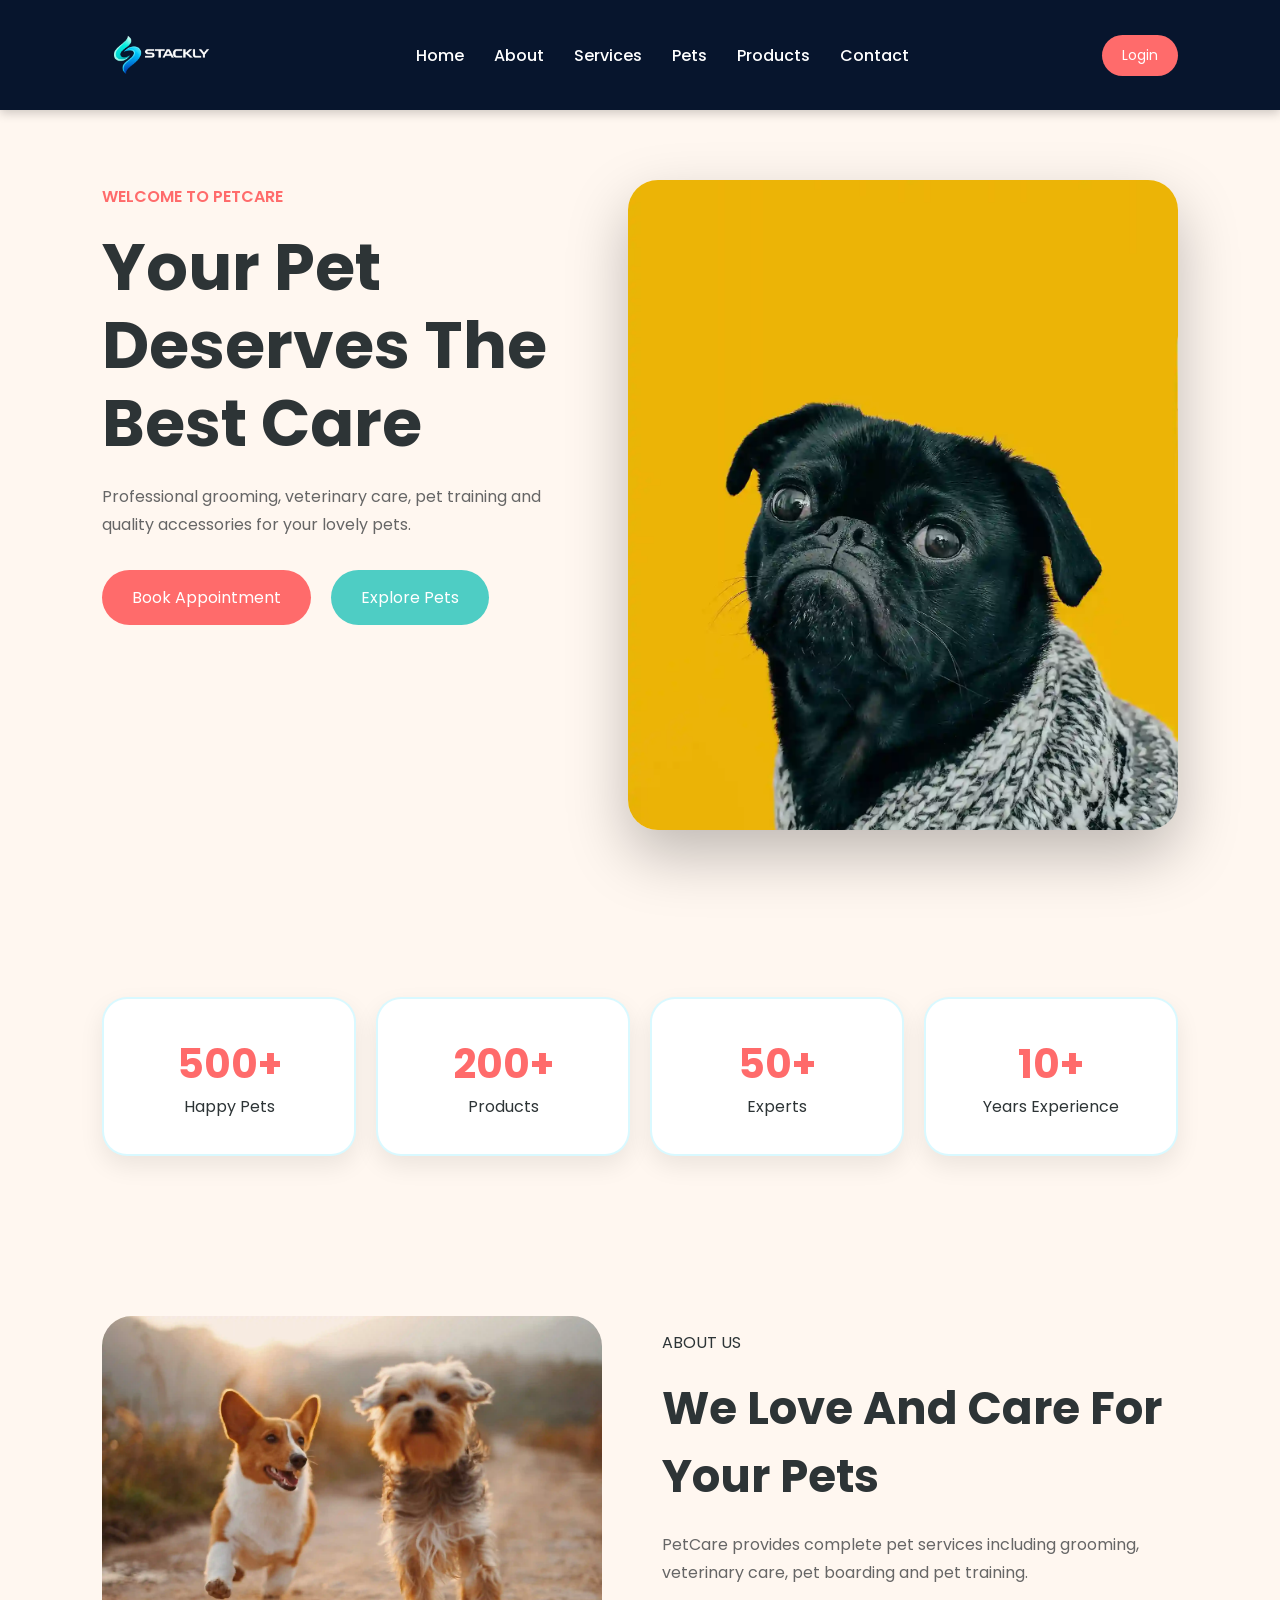
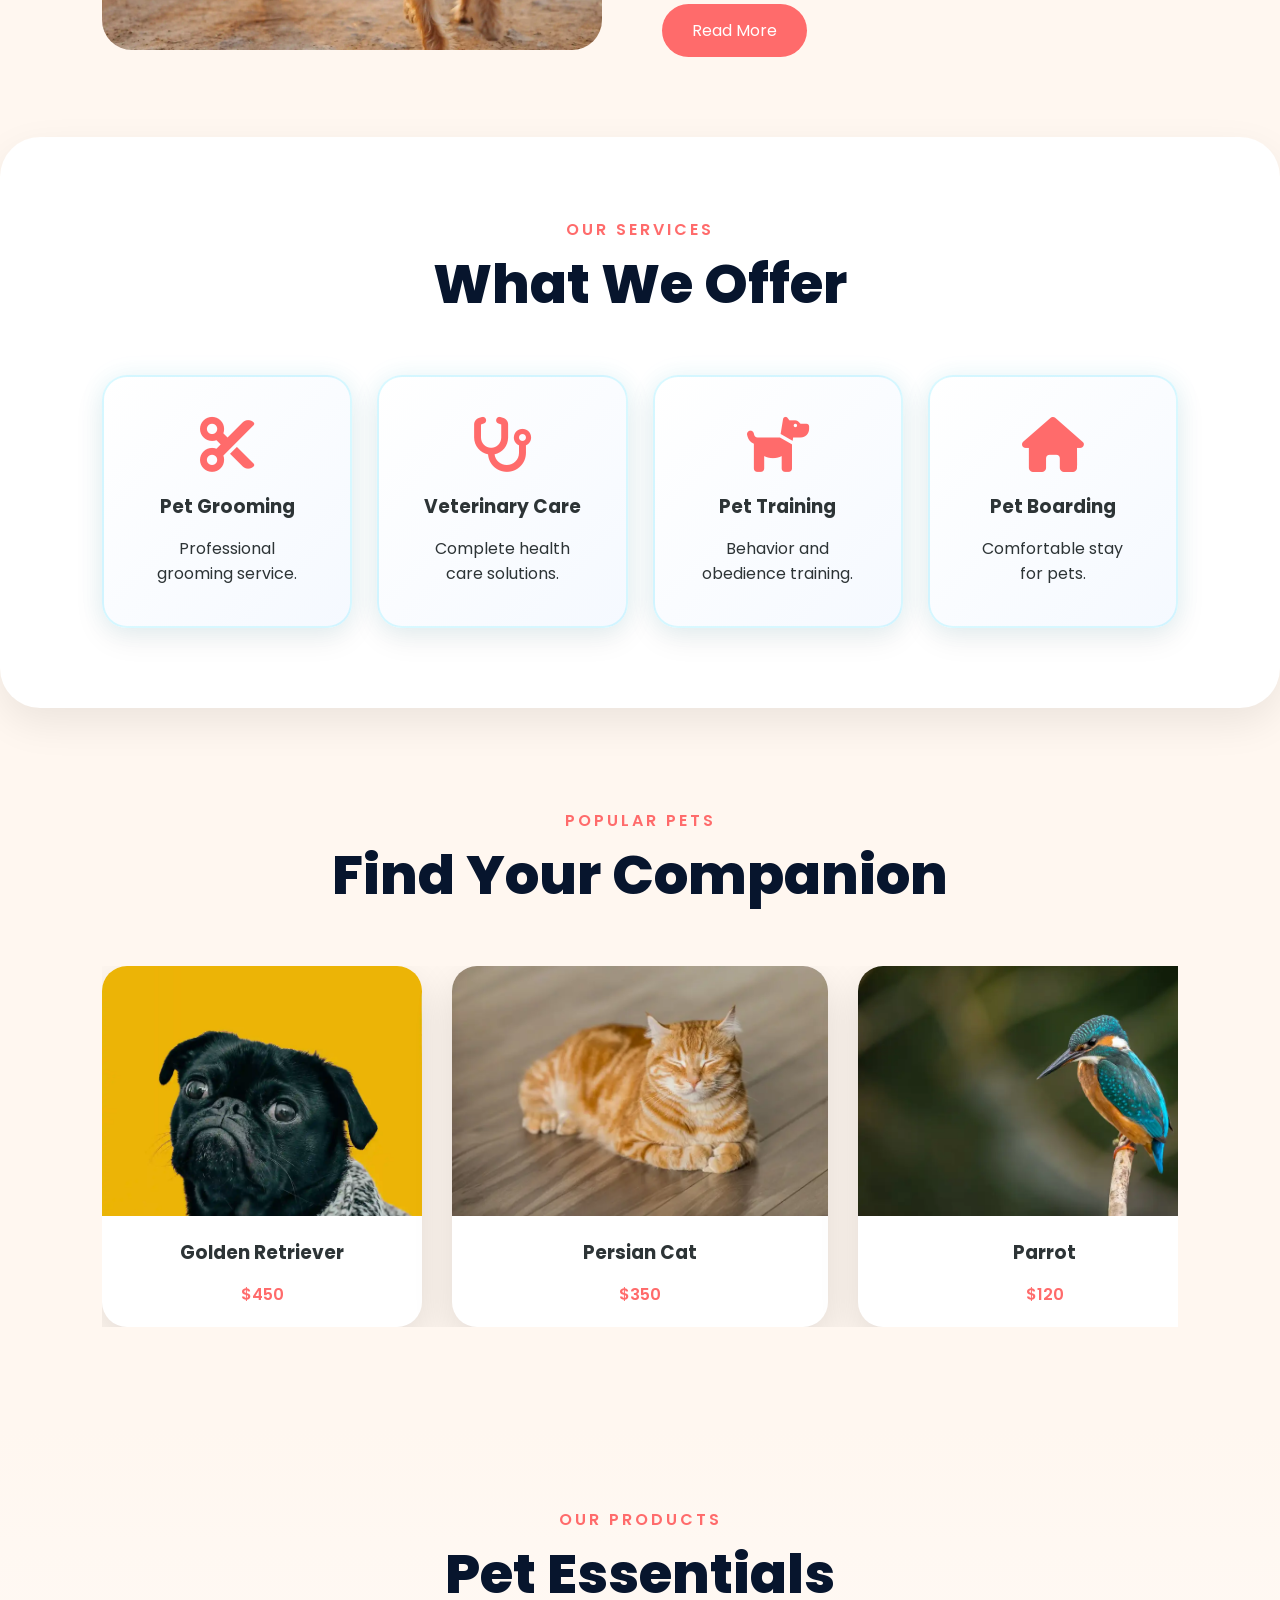
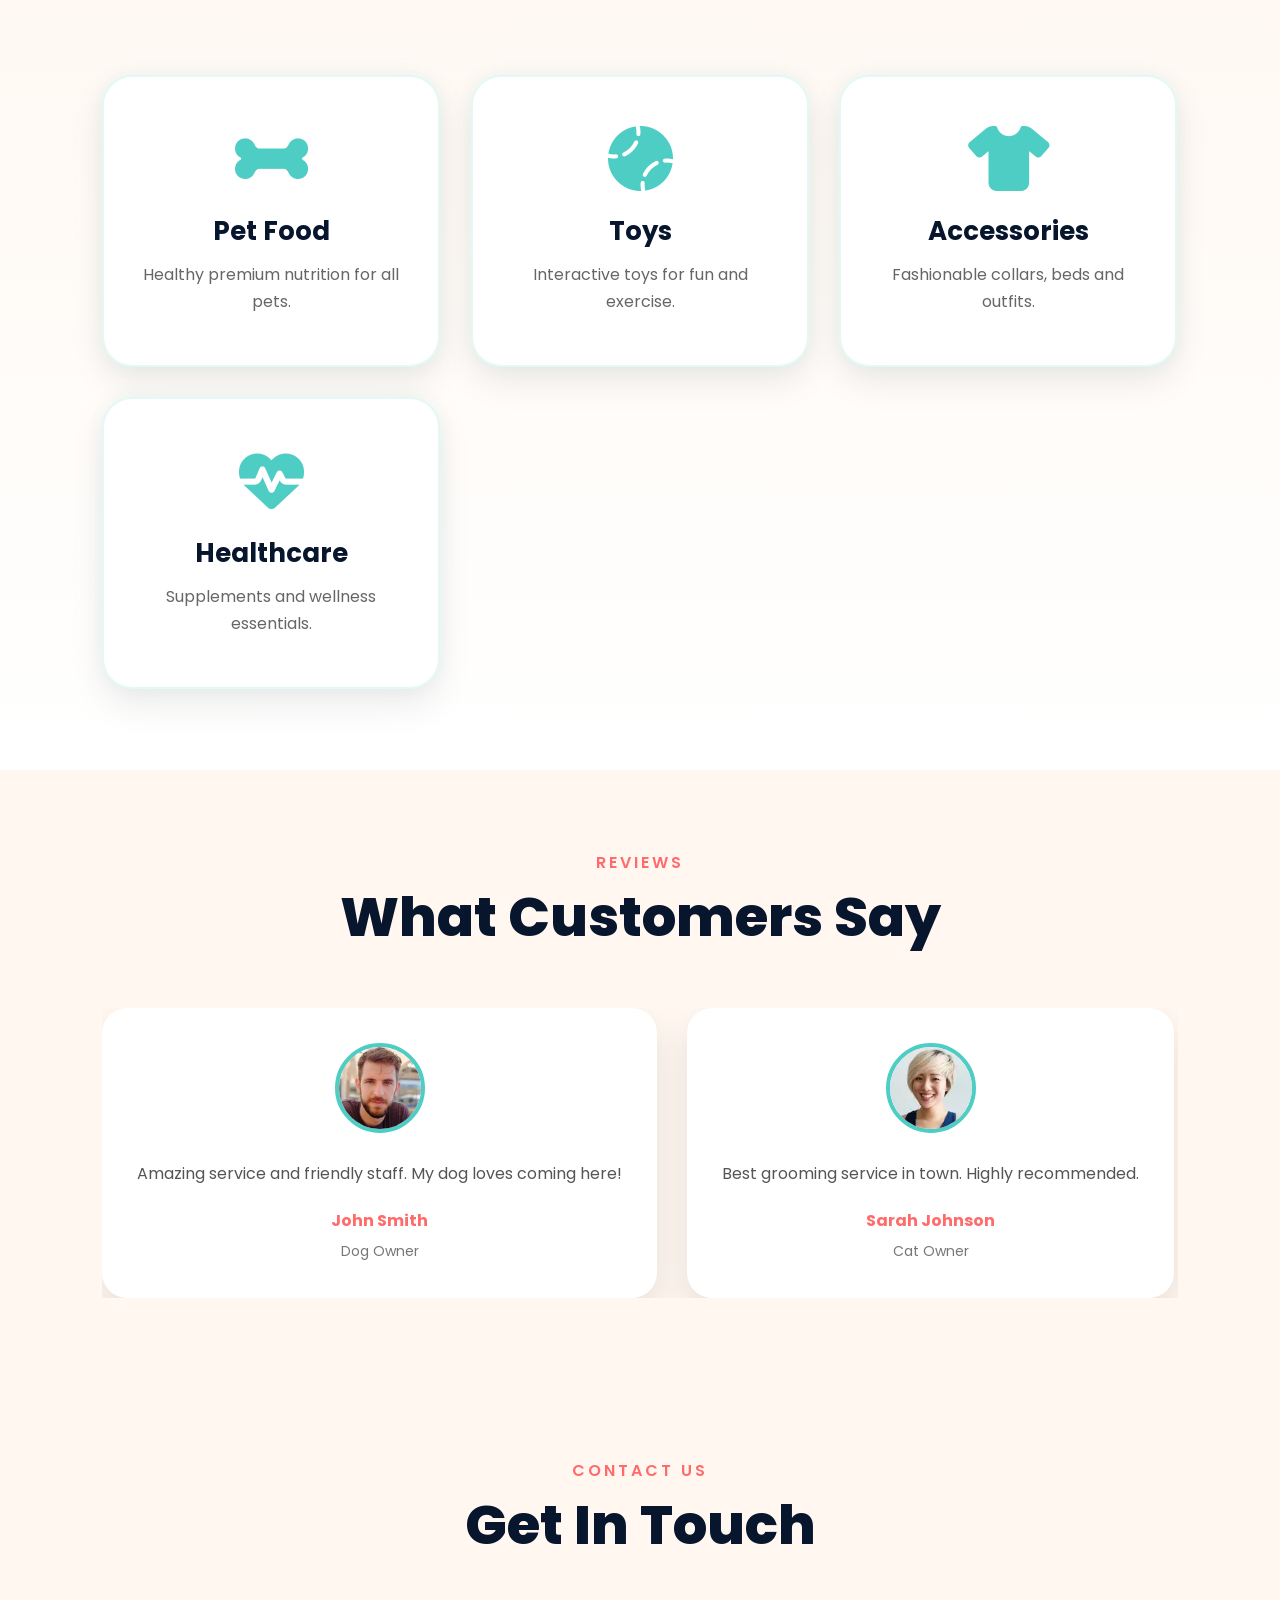
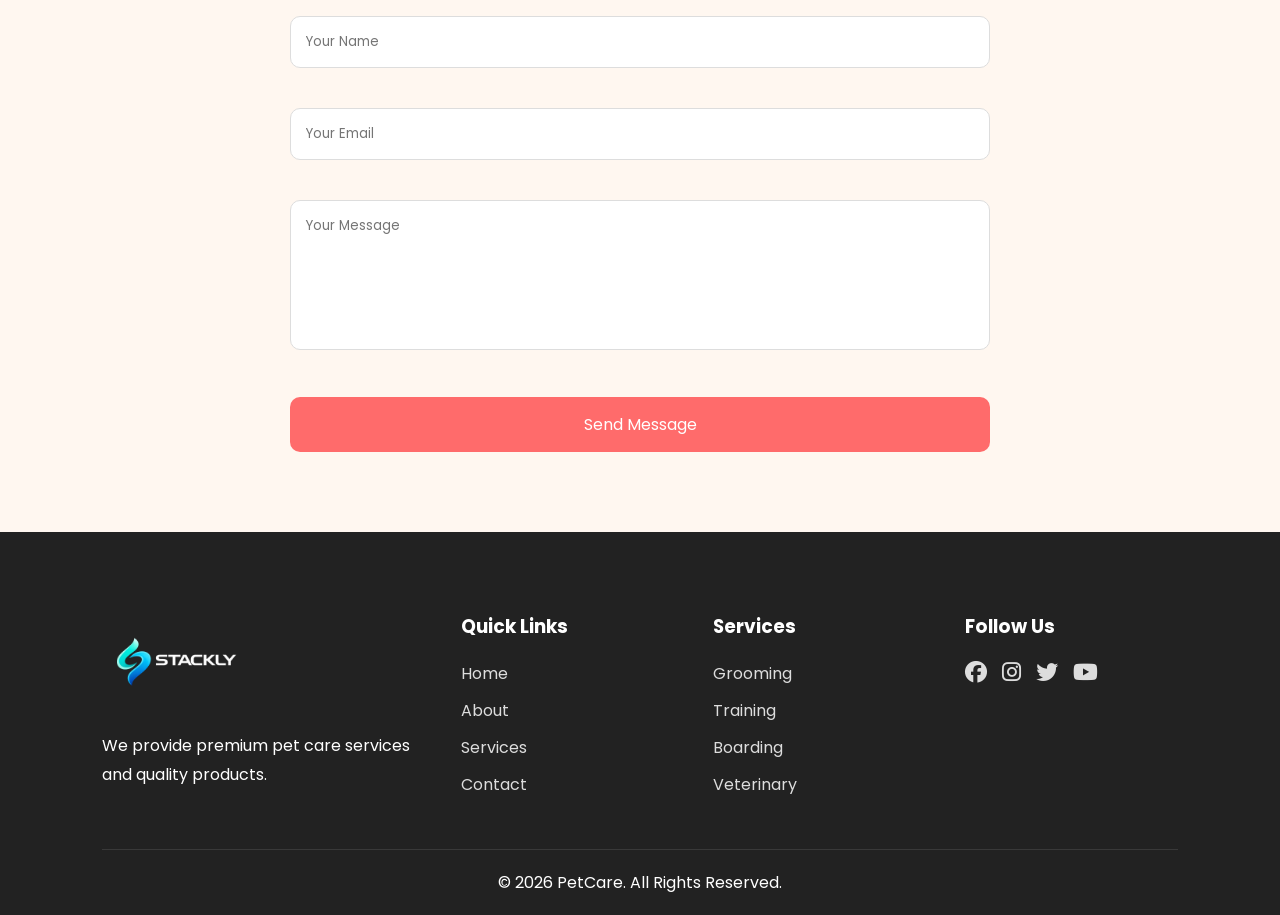
<file: index.html>
<!DOCTYPE html>
<html lang="en">
<head>
    <meta charset="UTF-8">
    <meta name="viewport" content="width=device-width, initial-scale=1.0">

    <title>PetCare - Pet Shop Website</title>

    <link rel="stylesheet" href="style.css">

    <link rel="stylesheet"
    href="https://cdnjs.cloudflare.com/ajax/libs/font-awesome/6.5.1/css/all.min.css">
    <link href="https://unpkg.com/aos@2.3.4/dist/aos.css" rel="stylesheet">
</head>
<body>

<!-- HEADER -->

<header>
    <div class="logo">

    <a href="#home">

        <img src="./Assest/stacklylogo (1).webp"
             alt="Stackly Logo">

    </a>

</div>

    <nav class="navbar">

<div class="close-menu">
    <i class="fa-solid fa-xmark"></i>
</div>

<a href="index.html">Home</a>
<a href="404.html">About</a>
<a href="404.html">Services</a>
<a href="404.html">Pets</a>
<a href="404.html">Products</a>
<a href="404.html">Contact</a>

<a href="404.html" class="mobile-book">
    Login
</a>

</nav>

    <a href="404.html" class="header-btn">Login</a>

    <div class="menu-btn">
        <i class="fa-solid fa-bars"></i>
    </div>
</header>

<!-- HERO -->

<section class="hero" id="home">

    <div class="hero-content">

        <span>WELCOME TO PETCARE</span>

        <h1>
            Your Pet Deserves
            The Best Care
        </h1>

        <p>
            Professional grooming, veterinary care,
            pet training and quality accessories
            for your lovely pets.
        </p>

        <div class="hero-buttons">
            <a href="404.html" class="btn1">Book Appointment</a>
            <a href="404.html" class="btn2">Explore Pets</a>
        </div>

    </div>

    <div class="hero-image">
    <img id="heroImg"
    src="Assest/pet4_11zon.webp"
    alt="Pet Image">
</div>

</section>

<!-- STATS -->

<section class="stats">

    <div class="stat-box">
        <h2>500+</h2>
        <p>Happy Pets</p>
    </div>

    <div class="stat-box">
        <h2>200+</h2>
        <p>Products</p>
    </div>

    <div class="stat-box">
        <h2>50+</h2>
        <p>Experts</p>
    </div>

    <div class="stat-box">
        <h2>10+</h2>
        <p>Years Experience</p>
    </div>

</section>

<!-- ABOUT -->

<section class="about" id="about">

    <div class="about-image">
        <img src="Assest/pet3_11zon.webp" alt="">
    </div>

    <div class="about-content">

        <span>ABOUT US</span>

        <h2>
            We Love And Care
            For Your Pets
        </h2>

        <p>
            PetCare provides complete pet services
            including grooming, veterinary care,
            pet boarding and pet training.
        </p>

        <a href="404.html" class="btn1">Read More</a>

    </div>

</section>

<!-- SERVICES -->

<section class="services" id="services">

    <div class="section-title">
        <span>OUR SERVICES</span>
        <h2>What We Offer</h2>
    </div>

    <div class="service-grid">

        <a href="404.html" class="service-link">
        <div class="service-card">
            <i class="fa-solid fa-scissors"></i>
            <h3>Pet Grooming</h3>
            <p>Professional grooming service.</p>
        </div>
</a>

<a href="404.html" class="service-link">
        <div class="service-card">
            <i class="fa-solid fa-stethoscope"></i>
            <h3>Veterinary Care</h3>
            <p>Complete health care solutions.</p>
        </div>
</a>

<a href="404.html" class="service-link">
        <div class="service-card">
            <i class="fa-solid fa-dog"></i>
            <h3>Pet Training</h3>
            <p>Behavior and obedience training.</p>
        </div>
        </a>
<a href="404.html" class="service-link">
        <div class="service-card">
            <i class="fa-solid fa-house"></i>
            <h3>Pet Boarding</h3>
            <p>Comfortable stay for pets.</p>
        </div>
</a>
    </div>

</section>

<!-- PETS -->

<section class="pets" id="pets">

    <div class="section-title">
        <span>POPULAR PETS</span>
        <h2>Find Your Companion</h2>
    </div>

    <div class="pet-slider">

        <div class="pet-track">
<a href="404.html" class="service-link">
            <div class="pet-card">
                <img src="Assest/pet4_11zon.webp">
                <h3>Golden Retriever</h3>
                <p>$450</p>
            </div>
</a>

<a href="404.html" class="service-link">
            <div class="pet-card">
                <img src="Assest/pet2.webp">
                <h3>Persian Cat</h3>
                <p>$350</p>
            </div>
</a>

<a href="404.html" class="service-link">
            <div class="pet-card">
                <img src="Assest/pet1.webp">
                <h3>Parrot</h3>
                <p>$120</p>
            </div>
</a>

<a href="404.html" class="service-link">
            <div class="pet-card">
                <img src="Assest/pet3_11zon.webp">
                <h3>Husky</h3>
                <p>$500</p>
            </div>
</a>

<a href="404.html" class="service-link">
            <div class="pet-card">
                <img src="Assest/pet5.webp">
                <h3>British Cat</h3>
                <p>$400</p>
            </div>
</a>
            <!-- Duplicate cards for infinite scroll -->
<a href="404.html" class="service-link">
            <div class="pet-card">
                <img src="Assest/pet4_11zon.webp">
                <h3>Golden Retriever</h3>
                <p>$450</p>
            </div>
</a>

<a href="404.html" class="service-link">
            <div class="pet-card">
                <img src="Assest/pet2.webp">
                <h3>Persian Cat</h3>
                <p>$350</p>
            </div>
</a>

<a href="404.html" class="service-link">
            <div class="pet-card">
                <img src="Assest/pet1.webp">
                <h3>Parrot</h3>
                <p>$120</p>
            </div>
</a>
        </div>

    </div>

</section>

<!-- PRODUCTS -->

<section class="products" id="products">
    <div class="section-title" >
        <span>OUR PRODUCTS</span>
        <h2>Pet Essentials</h2>
    </div>

    <div class="product-grid">
<a href="404.html" class="service-link">
        <div class="product-card" data-aos="flip-left">
            <i class="fa-solid fa-bone"></i>
            <h3>Pet Food</h3>
<p>Healthy premium nutrition for all pets.</p>
        </div>
</a>

<a href="404.html" class="service-link">
        <div class="product-card" data-aos="flip-left" data-aos-delay="200">
            <i class="fa-solid fa-baseball"></i>
            <h3>Toys</h3>
<p>Interactive toys for fun and exercise.</p>
        </div>
</a>

<a href="404.html" class="service-link">
            <div class="product-card" data-aos="flip-left" data-aos-delay="400">
            <i class="fa-solid fa-shirt"></i>
            <h3>Accessories</h3>
<p>Fashionable collars, beds and outfits.</p>
        </div>
</a>

<a href="404.html" class="service-link">
        <div class="product-card" data-aos="flip-left" data-aos-delay="600">
            <i class="fa-solid fa-heart-pulse"></i>
            <h3>Healthcare</h3>
<p>Supplements and wellness essentials.</p>
        </div>
</a>
    </div>

</section>

<!-- TESTIMONIAL -->

<section class="testimonial">

    <div class="section-title">
        <span>REVIEWS</span>
        <h2>What Customers Say</h2>
    </div>

    <div class="review-slider">

    <div class="review-track">

        <div class="testimonial-card">
            <img src="Assest/pet6.webp">
            <p>Amazing service and friendly staff. My dog loves coming here!</p>
            <h4>John Smith</h4>
            <span>Dog Owner</span>
        </div>

        <div class="testimonial-card">
            <img src="Assest/pet7.webp">
            <p>Best grooming service in town. Highly recommended.</p>
            <h4>Sarah Johnson</h4>
            <span>Cat Owner</span>
        </div>

        <div class="testimonial-card">
            <img src="Assest/pet8.webp">
            <p>Professional staff and excellent pet care facilities.</p>
            <h4>Michael Brown</h4>
            <span>Pet Lover</span>
        </div>

        <div class="testimonial-card">
            <img src="Assest/pet9.webp">
            <p>The veterinary service was excellent and affordable.</p>
            <h4>Emma Wilson</h4>
            <span>Dog Parent</span>
        </div>

    </div>

</div>

</section>

<!-- CONTACT -->

<section class="contact" id="contact">

    <div class="section-title">
        <span>CONTACT US</span>
        <h2>Get In Touch</h2>
    </div>

    <form id="contactForm">

<div class="form-group">
    <input type="text" id="name" placeholder="Your Name">
    <small id="nameError" class="error"></small>
</div>

<div class="form-group">
    <input type="email" id="email" placeholder="Your Email">
    <small id="emailError" class="error"></small>
</div>

<div class="form-group">
    <textarea id="message" placeholder="Your Message"></textarea>
    <small id="messageError" class="error"></small>
</div>

<button type="submit">
Send Message
</button>

<p id="successMessage" class="success-message"></p>

</form>

</section>

<!-- FOOTER -->

<footer>

    <div class="footer-container">

        <div class="footer-box">

            <a href="#home">

    <img src="./Assest/stacklylogo (1).webp"
         class="footer-logo"
         alt="Stackly Logo">

</a>

            <p>
                We provide premium pet care
                services and quality products.
            </p>

        </div>

        <div class="footer-box">
            <h3>Quick Links</h3>

            <a href="#">Home</a>
            <a href="404.html">About</a>
            <a href="404.html">Services</a>
            <a href="404.html">Contact</a>
        </div>

        <div class="footer-box">
            <h3>Services</h3>

            <a href="404.html">Grooming</a>
            <a href="404.html">Training</a>
            <a href="404.html">Boarding</a>
            <a href="404.html">Veterinary</a>
        </div>

        <div class="footer-box">
            <h3>Follow Us</h3>

            <div class="social-icons">

               <a href="404.html"> <i class="fab fa-facebook"></i></a>

              <a href="404.html"> <i class="fab fa-instagram"></i></a>

               <a href="404.html"> <i class="fab fa-twitter"></i></a>

            <a href="404.html">   <i class="fab fa-youtube"></i></a>

            </div>
        </div>

    </div>

    <div class="footer-bottom">
        © 2026 PetCare. All Rights Reserved.
    </div>

</footer>

<script>
const heroImg = document.getElementById("heroImg");

const images = [
"Assest/pet4_11zon.webp",
"Assest/pet3_11zon.webp",
"Assest/pet2.webp",
"Assest/pet1.webp",
];

let current = 0;

setInterval(() => {

    heroImg.style.opacity = "0";

    setTimeout(() => {

        current = (current + 1) % images.length;
        heroImg.src = images[current];
        heroImg.style.opacity = "1";

    }, 500);

}, 3000);
</script>

<script src="https://unpkg.com/aos@2.3.4/dist/aos.js"></script>

<script>
AOS.init({
    duration:1200,
    once:true
});
</script>

<script>

const nameInput = document.getElementById("name");
const emailInput = document.getElementById("email");
const messageInput = document.getElementById("message");

nameInput.addEventListener("input", function(){

    if(nameInput.value.trim() !== ""){
        document.getElementById("nameError").style.display = "none";
        nameInput.classList.remove("input-error");
    }

});

emailInput.addEventListener("input", function(){

    if(emailInput.value.trim() !== ""){
        document.getElementById("emailError").style.display = "none";
        emailInput.classList.remove("input-error");
    }

});

messageInput.addEventListener("input", function(){

    if(messageInput.value.trim() !== ""){
        document.getElementById("messageError").style.display = "none";
        messageInput.classList.remove("input-error");
    }

});

document.getElementById("contactForm")
.addEventListener("submit", function(e){

    e.preventDefault();

    let valid = true;
    if(nameInput.value.trim() === ""){

    document.getElementById("nameError").innerHTML =
    "Name is required";

    document.getElementById("nameError").style.display =
    "block";

    nameInput.classList.add("input-error");

    valid = false;

}else{

    document.getElementById("nameError").style.display =
    "none";

    nameInput.classList.remove("input-error");
}

if(emailInput.value.trim() === ""){

    document.getElementById("emailError").innerHTML =
    "Email is required";

    document.getElementById("emailError").style.display =
    "block";

    emailInput.classList.add("input-error");

    valid = false;

}else{

    document.getElementById("emailError").style.display =
    "none";

    emailInput.classList.remove("input-error");
}

if(messageInput.value.trim() === ""){

    document.getElementById("messageError").innerHTML =
    "Message is required";

    document.getElementById("messageError").style.display =
    "block";

    messageInput.classList.add("input-error");

    valid = false;

}else{

    document.getElementById("messageError").style.display =
    "none";

    messageInput.classList.remove("input-error");
}

    if(valid){

        document.getElementById("successMessage")
        .style.display = "block";

        document.getElementById("successMessage")
        .innerHTML =
        "✓ Message Sent Successfully";

        this.reset();

        setTimeout(() => {

            document.getElementById("successMessage")
            .style.display = "none";

        },3000);
    }

});

</script>

<script>

const menuBtn = document.querySelector(".menu-btn");
const navbar = document.querySelector(".navbar");
const closeBtn = document.querySelector(".close-menu");

menuBtn.addEventListener("click", function(){

    navbar.classList.add("active");
    menuBtn.classList.add("hide");

});

closeBtn.addEventListener("click", function(){

    navbar.classList.remove("active");
    menuBtn.classList.remove("hide");

});

</script>


</body>
</html>
</file>
<file: style.css>
/* GOOGLE FONT */
@import url('https://fonts.googleapis.com/css2?family=Poppins:wght@300;400;500;600;700;800&display=swap');

*{
    margin:0;
    padding:0;
    box-sizing:border-box;
    font-family:'Poppins',sans-serif;
    text-decoration:none;
    list-style:none;
    scroll-behavior:smooth;
}

body{
    background:#FFF7F0;
    color:#2D3436;
    overflow-x:hidden;
}

/* COLORS */
:root{
    --primary:#FF6B6B;
    --secondary:#4ECDC4;
    --yellow:#FFE66D;
    --white:#fff;
    --dark:#2D3436;
    --light:#FFF9F5;
}

/* HEADER */

header{
    position:fixed;
    top:0;
    left:0;
    width:100%;
    background:#07152D;
    padding:15px 8%;
    display:flex;
    justify-content:space-between;
    align-items:center;
    z-index:1000;
    box-shadow:0 3px 10px rgba(0,0,0,.2);
}

.logo{
    display:flex;
    align-items:center;
    gap:10px;
}

.logo i{
    color:var(--primary);
    font-size:30px;
}

.logo h2{
    color:var(--dark);
}

.navbar{
    display:flex;
    gap:30px;
}

.navbar a{
    color:#ffffff;
    font-weight:500;
    transition:.3s;
}

.navbar a:hover{
    color:#00D4FF;
}

.navbar a{
    position:relative;
}

.navbar a::after{
    content:'';
    position:absolute;
    left:0;
    bottom:-5px;
    width:0;
    height:2px;
    background:#00D4FF;
    transition:.3s;
}

.navbar a:hover::after{
    width:100%;
}

.header-btn{
    background:var(--primary);
    color:white;
    padding:10px 20px;
    border-radius:25px;
    font-size:14px;
}

.header-btn:hover{
    transform:translateY(-3px);
}

.menu-btn{
    display:none;
    font-size:28px;
    cursor:pointer;
    color: skyblue ;
}

/* HERO */

.hero{
    min-height:100vh;
    display:flex;
    align-items:center;
    justify-content:space-between;
    gap:70px;
    padding:180px 8% 80px;
}

.hero-content{
    flex:1;
    height:650px;
}

.hero-content span{
    color:var(--primary);
    font-weight:600;
}

.hero-content h1{
    font-size:65px;
    line-height:1.2;
    margin:20px 0;
}

.hero-content p{
    color:#666;
    line-height:1.8;
    margin-bottom:30px;
}

.hero-buttons{
    display:flex;
    gap:20px;
}

.btn1{
    background:var(--primary);
    color:white;
    padding:15px 30px;
    border-radius:30px;
}

.btn2{
    background:var(--secondary);
    color:white;
    padding:15px 30px;
    border-radius:30px;
}

.hero-image img{
    width:550px;
    height:650px;
    object-fit:cover;
    border-radius:30px;
    box-shadow:0 25px 60px rgba(0,0,0,.25);
    transition:opacity .5s ease;
    animation:float 5s ease-in-out infinite;
}

.hero-image img:hover{
    transform:scale(1.05);
}

@keyframes float{
    0%{
        transform:translateY(0);
    }
    50%{
        transform:translateY(-15px);
    }
    100%{
        transform:translateY(0);
    }
}

/* STATS */

.stats{
    display:grid;
    grid-template-columns:repeat(4,1fr);
    gap:20px;
    padding:80px 8%;
}

.stat-box{
    background:white;
    padding:35px;
    text-align:center;
    border-radius:25px;
    transition:.4s;
    box-shadow:0 10px 25px rgba(0,0,0,.08);
    border:2px solid rgba(0,212,255,.15);
}

.stat-box:hover{
    transform:translateY(-10px);
    background:#07152D;
    color:white;
}

.stat-box h2{
    color:var(--primary);
    font-size:40px;
}

/* COMMON */

section{
    padding:80px 8%;
}

.section-title{
    text-align:center;
    margin-bottom:50px;
}

.section-title span{
    color:var(--primary);
    font-weight:600;
}

.section-title h2{
    font-size:55px;
    font-weight:800;
    color:#07152D;
}

.section-title span{
    color:#FF6B6B;
    letter-spacing:3px;
}

html{
    scroll-behavior:smooth;
}

section{
    transition:all .5s;
}



/* ABOUT */

.about{
    display:flex;
    align-items:center;
    gap:60px;
}

.about-image img{
    width:500px;
    border-radius:30px;
}

.about-content h2{
    font-size:45px;
    margin:20px 0;
}

.about-content p{
    line-height:1.8;
    color:#666;
    margin-bottom:30px;
}

/* SERVICES */

.service-grid{
    display:grid;
    grid-template-columns:repeat(auto-fit,minmax(250px,1fr));
    gap:25px;
}

.services{
    background:white;
    border-radius:40px;
    box-shadow:0 15px 40px rgba(0,0,0,.08);
}
.service-card{
    background:linear-gradient(135deg,#ffffff,#f5f9ff);
    padding:40px;
    border-radius:25px;
    text-align:center;
    transition:0.5s;
    cursor:pointer;
    border:2px solid rgba(0,212,255,.15);
    box-shadow:
    0 10px 30px rgba(0,0,0,.08),
    0 0 25px rgba(0,212,255,.08);
}

.service-card i{
    font-size:55px;
    color:#FF6B6B;
    margin-bottom:20px;
    transition:.5s;
}

.service-card:hover{
    transform:translateY(-15px);
    background:#07152D;
    color:white;
    box-shadow:
    0 20px 50px rgba(0,0,0,.25),
    0 0 35px rgba(0,212,255,.3);
}

.service-card:hover i{
    color:#00D4FF;
    transform:rotate(360deg);
}

.service-card h3{
    margin-bottom:15px;
}

/* PETS */

.pets{
    overflow:hidden;
    padding:100px 8%;
}

.pet-slider{
    width:100%;
    overflow:hidden;
    margin-top:50px;
}

.pet-track{
    display:flex;
    gap:30px;
    width:max-content;
    animation:scrollPets 25s linear infinite;
}

.pet-track:hover{
    animation-play-state:paused;
}

.pet-card{
    min-width:320px;
    background:#fff;
    border-radius:25px;
    overflow:hidden;
    box-shadow:0 15px 40px rgba(0,0,0,.12);
    transition:.5s;
}
@media(max-width:768px){
    .pet-card{
        min-width:240px;
    }
}

.pet-card img{
    width:100%;
    height:250px;
    object-fit:cover;
    transition:.5s;
}

.pet-card:hover img{
    transform:scale(1.1);
}

.pet-card:hover{
    transform:translateY(-15px);
}

.pet-card h3{
    text-align:center;
    padding:15px;
}

.pet-card p{
    text-align:center;
    color:#FF6B6B;
    font-weight:600;
    padding-bottom:20px;
}

@keyframes scrollPets{
    from{
        transform:translateX(0);
    }
    to{
        transform:translateX(-50%);
    }
}

/* PRODUCTS */

.products{
    background:linear-gradient(180deg,#FFF7F0,#ffffff);
}

.product-grid{
    display:grid;
    grid-template-columns:repeat(auto-fit,minmax(260px,1fr));
    gap:30px;
    margin-top:60px;
}

.product-card{
    background:#fff;
    padding:50px 30px;
    text-align:center;
    border-radius:30px;
    position:relative;
    overflow:hidden;
    cursor:pointer;
    transition:.5s;
    border:2px solid rgba(78,205,196,.15);

    box-shadow:
    0 15px 35px rgba(0,0,0,.08),
    0 0 20px rgba(78,205,196,.08);
}

.product-card i{
    font-size:65px;
    color:#4ECDC4;
    margin-bottom:20px;
    transition:.5s;
}

.product-card h3{
    font-size:26px;
    color:#07152D;
}

.product-card:hover{
    transform:translateY(-15px);
    background:#07152D;

    box-shadow:
    0 25px 60px rgba(0,0,0,.25),
    0 0 35px rgba(0,212,255,.3);
}

.product-card:hover h3{
    color:white;
}

.product-card:hover i{
    color:#FF6B6B;
    transform:scale(1.2) rotate(10deg);
}

.product-card::before{
    content:'';
    position:absolute;
    top:-100%;
    left:0;
    width:100%;
    height:100%;
    background:linear-gradient(
        rgba(255,255,255,.3),
        transparent
    );
    transition:.7s;
}

.product-card:hover::before{
    top:100%;
}


.product-card p{
    margin-top:10px;
    color:#666;
    line-height:1.7;
    transition:.4s;
}

.product-card:hover p{
    color:#ddd;
}

/* TESTIMONIAL */

.testimonial{
    overflow:hidden;
}

.review-slider{
    width:100%;
    overflow:hidden;
    margin-top:50px;
}

.review-track{
    display:flex;
    gap:30px;
    width:max-content;
    animation:reviewScroll 20s linear infinite;
}

.review-track:hover{
    animation-play-state:paused;
}

.testimonial-card{
    min-width:350px;
    background:white;
    padding:35px;
    border-radius:25px;
    text-align:center;
    box-shadow:0 15px 35px rgba(0,0,0,.1);
    transition:.5s;
}
@media(max-width:768px){
    .testimonial-card{
        min-width:250px;
    }
}
.testimonial-card:hover{
    transform:translateY(-10px);
    box-shadow:
0 20px 50px rgba(0,0,0,.15),
0 0 30px rgba(78,205,196,.3);
}

.testimonial-card img{
    width:90px;
    height:90px;
    border-radius:50%;
    object-fit:cover;
    margin-bottom:20px;
    border:4px solid #4ECDC4;
}

.testimonial-card p{
    line-height:1.8;
    color:#555;
    margin-bottom:20px;
}

.testimonial-card h4{
    color:#FF6B6B;
    margin-bottom:5px;
}

.testimonial-card span{
    color:#777;
    font-size:14px;
}

@keyframes reviewScroll{

    0%{
        transform:translateX(0);
    }

    100%{
        transform:translateX(-50%);
    }

}

/* CONTACT */

.contact form{
    max-width:700px;
    margin:auto;
}

.contact input,
.contact textarea{
    width:100%;
    padding:15px;
    margin-bottom:20px;
    border:1px solid #ddd;
    border-radius:10px;
    outline:none;
}

.contact textarea{
    height:150px;
    resize:none;
}

.contact button{
    width:100%;
    border:none;
    background:var(--primary);
    color:white;
    padding:15px;
    border-radius:10px;
    cursor:pointer;
    font-size:16px;
}

/* FOOTER */

footer{
    background:#222;
    color:white;
    padding:80px 8% 20px;
}

.footer-container{
    display:grid;
    grid-template-columns:1.5fr 1fr 1fr 1fr;
    gap:40px;
}

.footer-box h2,
.footer-box h3{
    margin-bottom:20px;
}

.footer-box p{
    line-height:1.8;
}

.footer-box a{
    display:block;
    color:#ddd;
    margin-bottom:12px;
}

.social-icons{
    display:flex;
    gap:15px;
}

.social-icons i{
    font-size:22px;
    cursor:pointer;
}

.footer-bottom{
    text-align:center;
    border-top:1px solid rgba(255,255,255,.1);
    margin-top:40px;
    padding-top:20px;
}

/* MOBILE */

@media(max-width:768px){

    .header-btn{
        display:none;
    }

    .menu-btn{
        display:block;
    }


    .hero{
        flex-direction:column;
        text-align:center;
    }

    .hero-content h1{
        font-size:40px;
    }

    .hero-image img{
        width:100%;
    }

    .hero-buttons{
        justify-content:center;
        flex-wrap:wrap;
    }

    .stats{
        grid-template-columns:1fr 1fr;
    }

    .about{
        flex-direction:column;
        text-align:center;
    }

    .about-image img{
        width:100%;
    }

    .footer-container{
        grid-template-columns:1fr;
        text-align:center;
    }

    .social-icons{
        justify-content:center;
    }
}
.logo img{
    width:120px;
    display:block;
}
.footer-logo{
    width:150px;
    margin-bottom:20px;
    display:block;
}
section{
    animation:fadeUp 1s ease;
}

@keyframes fadeUp{
    from{
        opacity:0;
        transform:translateY(40px);
    }
    to{
        opacity:1;
        transform:translateY(0);
    }
}
.service-card{
    animation:cardFade 1s ease;
}

@keyframes cardFade{
    from{
        opacity:0;
        transform:translateY(50px);
    }

    to{
        opacity:1;
        transform:translateY(0);
    }
}
.service-card{
    position:relative;
    overflow:hidden;
}

.service-card::before{
    content:'';
    position:absolute;
    top:0;
    left:-100%;
    width:100%;
    height:100%;
    background:linear-gradient(
    90deg,
    transparent,
    rgba(255,255,255,.3),
    transparent
    );
    transition:.8s;
}

.service-card:hover::before{
    left:100%;
}



.error{
    display:none;
    color:red;
    font-size:14px;
    margin-top:6px;
    margin-bottom:10px;
}

.input-error{
    border:2px solid red !important;
}

.success-message{
    display:none;
    color:green;
    font-size:16px;
    margin-top:15px;
    font-weight:600;
}

.error.show{
    display:block;
    margin-top:-10px;
    margin-bottom:15px;
}

.form-group{
    margin-bottom:20px;
}

.form-group .error{
    display:none;
    color:red;
    font-size:14px;
    margin-top:-18px;
}
.service-link{
    text-decoration:none;
    color:inherit;
    display:block;
}

/* ===========================
   MOBILE RESPONSIVE FIX
=========================== */

@media screen and (max-width:768px){

    /* Hero Section */

    .hero{
        flex-direction:column;
        padding:120px 20px 50px;
        gap:30px;
    }

    .hero-content{
        height:auto;
        text-align:center;
    }

    .hero-content h1{
        font-size:32px;
    }

    .hero-content p{
        font-size:15px;
    }

    .hero-image img{
        width:100%;
        height:350px;
    }

    /* Stats Section */

    .stats{
        grid-template-columns:1fr 1fr;
        padding:50px 20px;
        gap:15px;
    }

    .stat-box{
        padding:20px;
    }

    .stat-box h2{
        font-size:28px;
    }

    .stat-box p{
        font-size:14px;
    }

    /* Section Titles */

    .section-title h2{
        font-size:32px;
    }

    /* About */

    .about{
        flex-direction:column;
        gap:30px;
    }

    .about-image img{
        width:100%;
    }

    .about-content{
        text-align:center;
    }

    .about-content h2{
        font-size:30px;
    }

    /* Services */

    .service-grid{
        grid-template-columns:1fr;
    }

    /* Pets */

    .pet-card{
        min-width:260px;
    }

    .pet-card img{
        height:180px;
    }

    .pet-card h3{
        font-size:18px;
    }

    /* Products */

    .product-grid{
        grid-template-columns:1fr;
    }

    /* Testimonials */

    .testimonial-card{
        min-width:280px;
        padding:25px;
    }

    .testimonial-card p{
        font-size:14px;
    }

    /* Contact */

    .contact form{
        width:100%;
    }

    /* Footer */

    .footer-container{
        grid-template-columns:1fr;
        text-align:center;
    }

    .social-icons{
        justify-content:center;
    }

}

/* FULL SCREEN MOBILE MENU */

.close-menu{
    display:none;
}

.mobile-book{
    display:none;
}

@media(max-width:768px){

    .navbar{
        position:fixed;
        top:0;
        left:-100%;
        width:100%;
        height:100vh;
        background:#07152D;
        display:flex;
        flex-direction:column;
        justify-content:center;
        align-items:center;
        gap:35px;
        transition:.4s ease;
        z-index:9999;
    }

    .navbar.active{
        left:0;
    }

    .navbar a{
        color:white;
        font-size:26px;
        font-weight:600;
    }

    .close-menu{
        display:block;
        position:absolute;
        top:25px;
        right:30px;
        color:white;
        font-size:35px;
        cursor:pointer;
    }

    .mobile-book{
        display:inline-block;
        background:#FF6B6B;
        color:white;
        padding:12px 28px;
        border-radius:30px;
        margin-top:10px;
    }

    .header-btn{
        display:none;
    }

    .menu-btn{
        display:block;
        z-index:10000;
    }
}

/* FIX MENU BUTTON & CLOSE BUTTON */

.menu-btn.hide{
    display:none !important;
}

@media(max-width:768px){

    .navbar{
        position:fixed;
        top:0;
        left:-100%;
        width:100%;
        height:100vh;
        background:#07152D;
        display:flex;
        flex-direction:column;
        justify-content:center;
        align-items:center;
        gap:35px;
        transition:.4s;
        z-index:9999;
    }

    .navbar.active{
        left:0;
    }

    .close-menu{
        display:block;
        position:absolute;
        top:20px;
        right:25px;
        font-size:35px;
        color:white;
        cursor:pointer;
        z-index:10001;
    }

    .close-menu i{
        color:white;
    }

    .menu-btn{
        display:block;
        z-index:10002;
    }

    .menu-btn.hide{
        display:none !important;
    }
}
</file>
